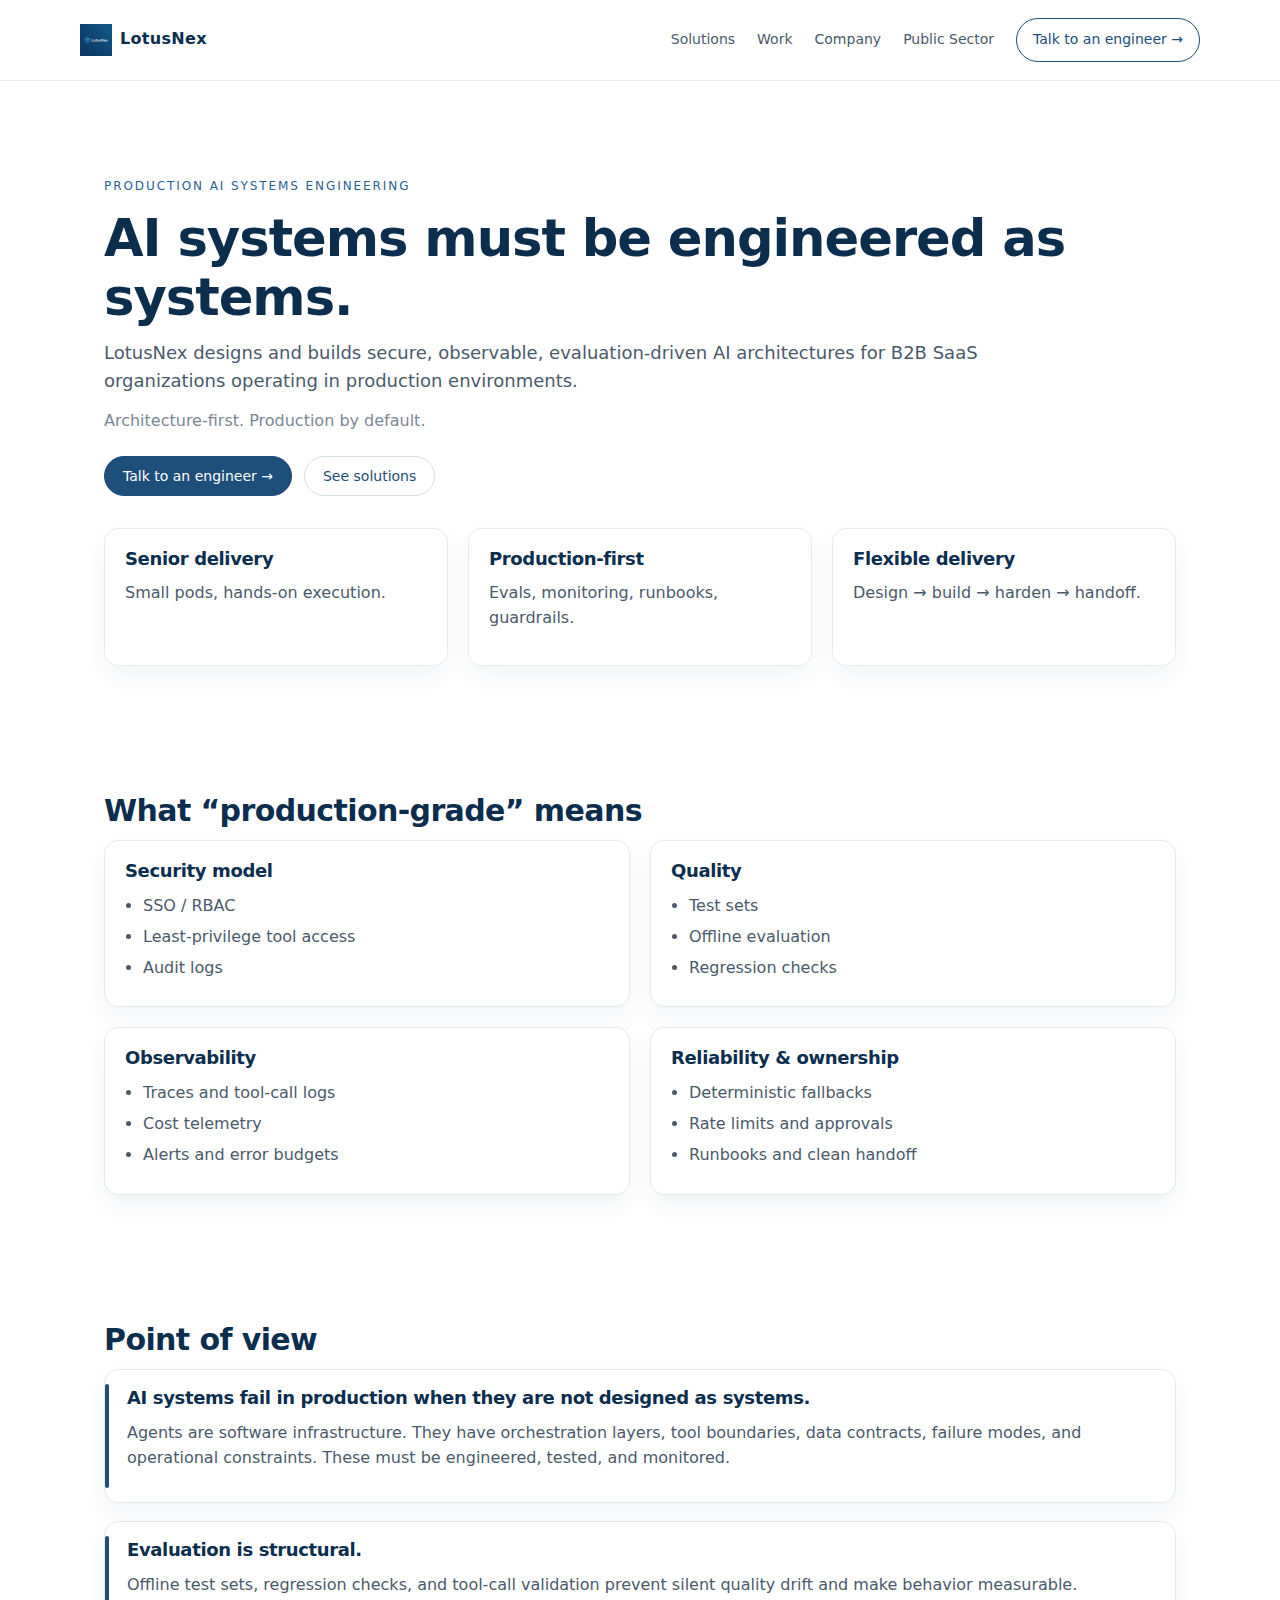
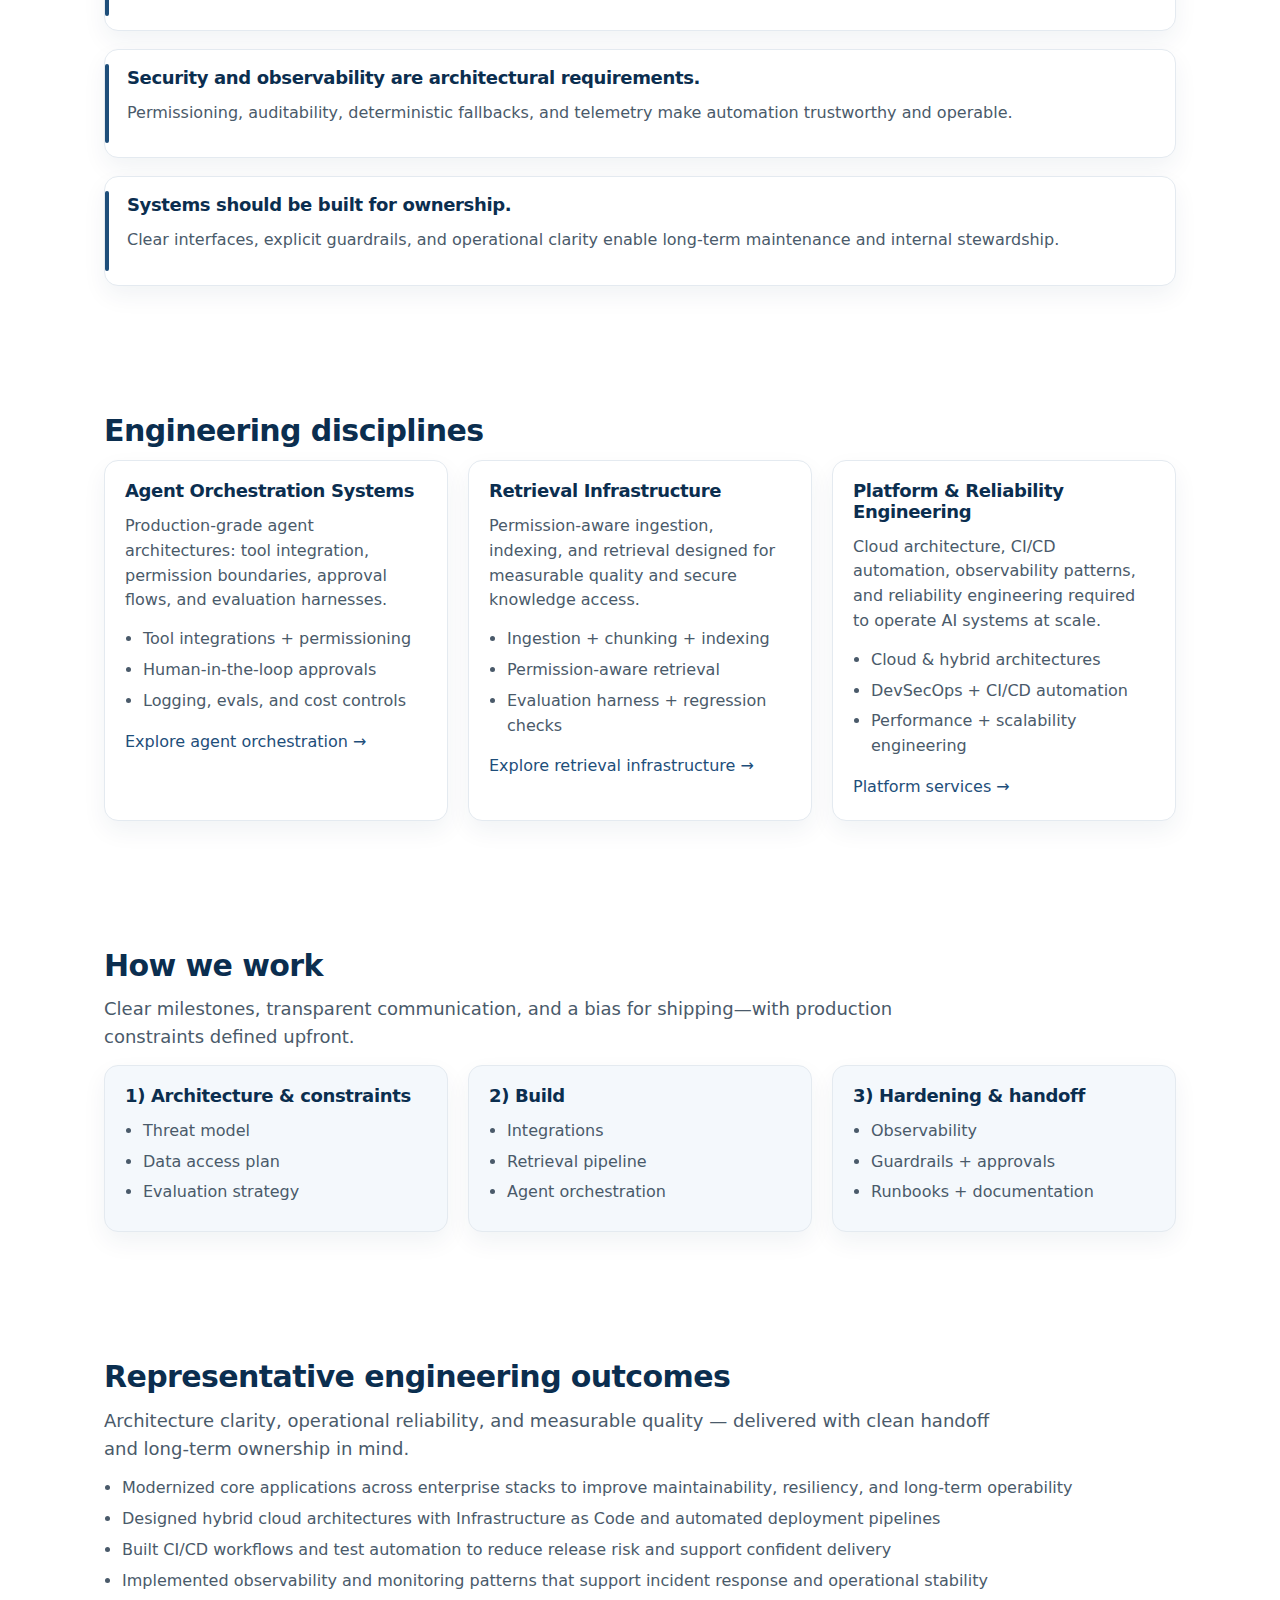
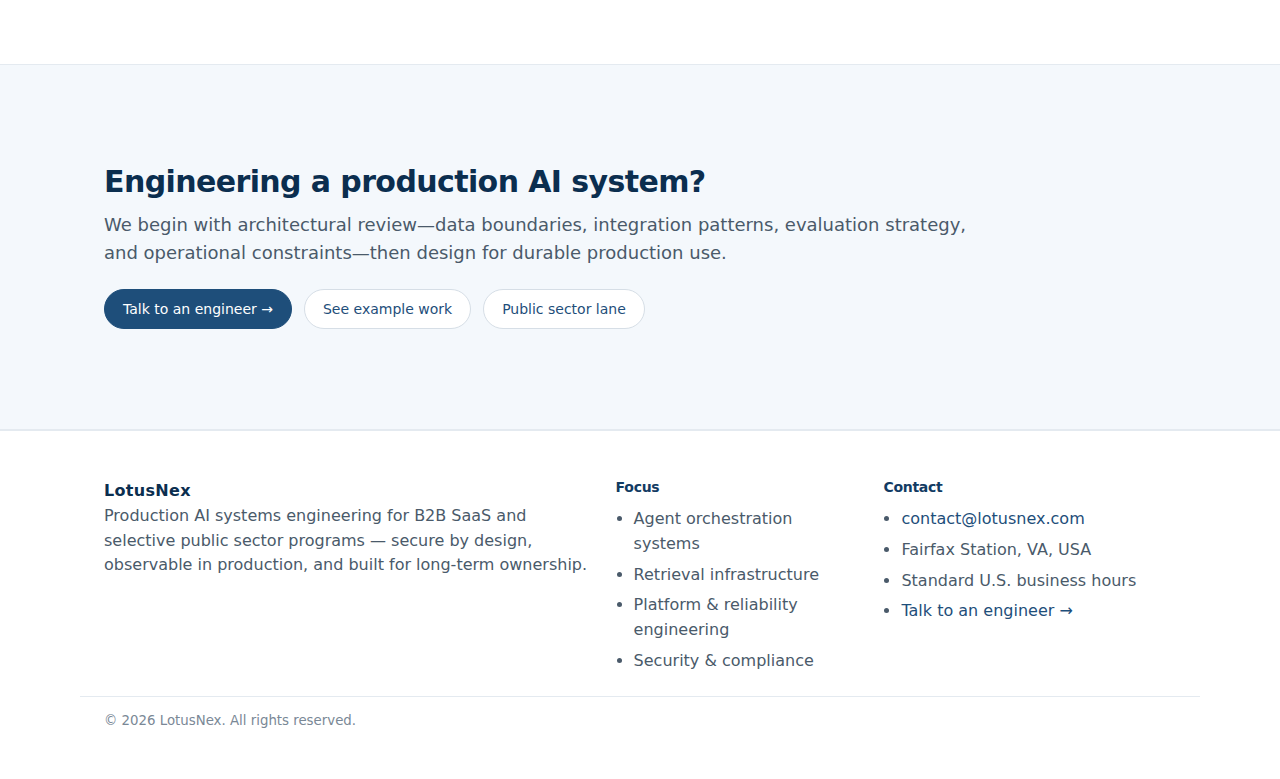
<file: index.html>
<!doctype html>
<html lang="en">
<head>
  <meta charset="utf-8" />
  <meta name="viewport" content="width=device-width,initial-scale=1" />
  <title>Home • LotusNex</title>
  <meta name="description" content="LotusNex designs and builds secure, observable, evaluation-driven AI architectures for B2B SaaS organizations operating in production environments." />
  <link rel="stylesheet" href="styles.css" />
</head>

<body>
  <header class="site-header">
    <div class="container header-inner">
      <a class="brand brand-logo" href="index.html">
        <img src="logo.png" alt="LotusNex logo" />
        <span>LotusNex</span>
      </a>

      <nav class="site-nav" aria-label="Primary">
        <a href="solutions.html">Solutions</a>
        <a href="work.html">Work</a>
        <a href="company.html">Company</a>
        <a href="public-sector.html">Public Sector</a>
        <a class="cta" href="contact.html">Talk to an engineer →</a>
      </nav>
    </div>
  </header>

  <main>
    <!-- HERO -->
    <section class="hero">
      <div class="container">
        <p class="eyebrow">Production AI systems engineering</p>
        <h1>AI systems must be engineered as systems.</h1>
        <p class="lede">
          LotusNex designs and builds secure, observable, evaluation-driven AI architectures for B2B SaaS organizations operating in production environments.
        </p>
        <p class="sublede">Architecture-first. Production by default.</p>

        <div class="hero-actions">
          <a class="button primary" href="contact.html">Talk to an engineer →</a>
          <a class="button" href="solutions.html">See solutions</a>
        </div>

        <div class="hero-grid">
          <div class="card">
            <h3>Senior delivery</h3>
            <p>Small pods, hands-on execution.</p>
          </div>
          <div class="card">
            <h3>Production-first</h3>
            <p>Evals, monitoring, runbooks, guardrails.</p>
          </div>
          <div class="card">
            <h3>Flexible delivery</h3>
            <p>Design → build → harden → handoff.</p>
          </div>
        </div>
      </div>
    </section>

    <!-- WHAT PRODUCTION-GRADE MEANS -->
    <section class="section">
      <div class="container">
        <h2>What “production-grade” means</h2>
        <div class="grid-2">
          <div class="list-block">
            <h3>Security model</h3>
            <ul>
              <li>SSO / RBAC</li>
              <li>Least-privilege tool access</li>
              <li>Audit logs</li>
            </ul>
          </div>
          <div class="list-block">
            <h3>Quality</h3>
            <ul>
              <li>Test sets</li>
              <li>Offline evaluation</li>
              <li>Regression checks</li>
            </ul>
          </div>
          <div class="list-block">
            <h3>Observability</h3>
            <ul>
              <li>Traces and tool-call logs</li>
              <li>Cost telemetry</li>
              <li>Alerts and error budgets</li>
            </ul>
          </div>
          <div class="list-block">
            <h3>Reliability & ownership</h3>
            <ul>
              <li>Deterministic fallbacks</li>
              <li>Rate limits and approvals</li>
              <li>Runbooks and clean handoff</li>
            </ul>
          </div>
        </div>
      </div>
    </section>

    <!-- POV -->
    <section class="section">
      <div class="container">
        <h2>Point of view</h2>

        <div class="stack">
          <div class="pov">
            <h3>AI systems fail in production when they are not designed as systems.</h3>
            <p>
              Agents are software infrastructure. They have orchestration layers, tool boundaries, data contracts, failure modes, and operational constraints.
              These must be engineered, tested, and monitored.
            </p>
          </div>

          <div class="pov">
            <h3>Evaluation is structural.</h3>
            <p>
              Offline test sets, regression checks, and tool-call validation prevent silent quality drift and make behavior measurable.
            </p>
          </div>

          <div class="pov">
            <h3>Security and observability are architectural requirements.</h3>
            <p>
              Permissioning, auditability, deterministic fallbacks, and telemetry make automation trustworthy and operable.
            </p>
          </div>

          <div class="pov">
            <h3>Systems should be built for ownership.</h3>
            <p>
              Clear interfaces, explicit guardrails, and operational clarity enable long-term maintenance and internal stewardship.
            </p>
          </div>
        </div>
      </div>
    </section>

    <!-- SOLUTIONS -->
    <section class="section">
      <div class="container">
        <h2>Engineering disciplines</h2>

        <div class="grid-3">
          <div class="card">
            <h3>Agent Orchestration Systems</h3>
            <p>
              Production-grade agent architectures: tool integration, permission boundaries, approval flows, and evaluation harnesses.
            </p>
            <ul>
              <li>Tool integrations + permissioning</li>
              <li>Human-in-the-loop approvals</li>
              <li>Logging, evals, and cost controls</li>
            </ul>
            <a href="solutions-agentic.html">Explore agent orchestration →</a>
          </div>

          <div class="card">
            <h3>Retrieval Infrastructure</h3>
            <p>
              Permission-aware ingestion, indexing, and retrieval designed for measurable quality and secure knowledge access.
            </p>
            <ul>
              <li>Ingestion + chunking + indexing</li>
              <li>Permission-aware retrieval</li>
              <li>Evaluation harness + regression checks</li>
            </ul>
            <a href="solutions-rag.html">Explore retrieval infrastructure →</a>
          </div>

          <div class="card">
            <h3>Platform & Reliability Engineering</h3>
            <p>
              Cloud architecture, CI/CD automation, observability patterns, and reliability engineering required to operate AI systems at scale.
            </p>
            <ul>
              <li>Cloud & hybrid architectures</li>
              <li>DevSecOps + CI/CD automation</li>
              <li>Performance + scalability engineering</li>
            </ul>
            <a href="solutions.html#platform">Platform services →</a>
          </div>
        </div>
      </div>
    </section>

    <!-- HOW WE WORK -->
    <section class="section">
      <div class="container">
        <h2>How we work</h2>
        <p class="lede">
          Clear milestones, transparent communication, and a bias for shipping—with production constraints defined upfront.
        </p>

        <div class="steps">
          <div class="step">
            <h3>1) Architecture & constraints</h3>
            <ul>
              <li>Threat model</li>
              <li>Data access plan</li>
              <li>Evaluation strategy</li>
            </ul>
          </div>

          <div class="step">
            <h3>2) Build</h3>
            <ul>
              <li>Integrations</li>
              <li>Retrieval pipeline</li>
              <li>Agent orchestration</li>
            </ul>
          </div>

          <div class="step">
            <h3>3) Hardening & handoff</h3>
            <ul>
              <li>Observability</li>
              <li>Guardrails + approvals</li>
              <li>Runbooks + documentation</li>
            </ul>
          </div>
        </div>
      </div>
    </section>

    <!-- OUTCOMES -->
    <section class="section">
      <div class="container">
        <h2>Representative engineering outcomes</h2>
        <p class="lede">
          Architecture clarity, operational reliability, and measurable quality — delivered with clean handoff and long-term ownership in mind.
        </p>
        <ul class="bullets">
          <li>Modernized core applications across enterprise stacks to improve maintainability, resiliency, and long-term operability</li>
          <li>Designed hybrid cloud architectures with Infrastructure as Code and automated deployment pipelines</li>
          <li>Built CI/CD workflows and test automation to reduce release risk and support confident delivery</li>
          <li>Implemented observability and monitoring patterns that support incident response and operational stability</li>
        </ul>
      </div>
    </section>

    <!-- CTA -->
    <section class="section cta-band">
      <div class="container">
        <h2>Engineering a production AI system?</h2>
        <p class="lede">
          We begin with architectural review—data boundaries, integration patterns, evaluation strategy, and operational constraints—then design for durable production use.
        </p>
        <div class="hero-actions">
          <a class="button primary" href="contact.html">Talk to an engineer →</a>
          <a class="button" href="work.html">See example work</a>
          <a class="button" href="public-sector.html">Public sector lane</a>
        </div>
      </div>
    </section>
  </main>

  <footer class="site-footer">
    <div class="container footer-inner">
      <div class="footer-col">
        <div class="brand">LotusNex</div>
        <p>
          Production AI systems engineering for B2B SaaS and selective public sector programs — secure by design, observable in production, and built for long-term ownership.
        </p>
      </div>

      <div class="footer-col">
        <h4>Focus</h4>
        <ul>
          <li>Agent orchestration systems</li>
          <li>Retrieval infrastructure</li>
          <li>Platform & reliability engineering</li>
          <li>Security & compliance</li>
        </ul>
      </div>

      <div class="footer-col">
        <h4>Contact</h4>
        <ul>
          <li><a href="mailto:contact@lotusnex.com">contact@lotusnex.com</a></li>
          <li>Fairfax Station, VA, USA</li>
          <li>Standard U.S. business hours</li>
          <li><a href="contact.html">Talk to an engineer →</a></li>
        </ul>
      </div>
    </div>

    <div class="container footer-bottom">
      <small>© 2026 LotusNex. All rights reserved.</small>
    </div>
  </footer>
</body>
</html>
</file>
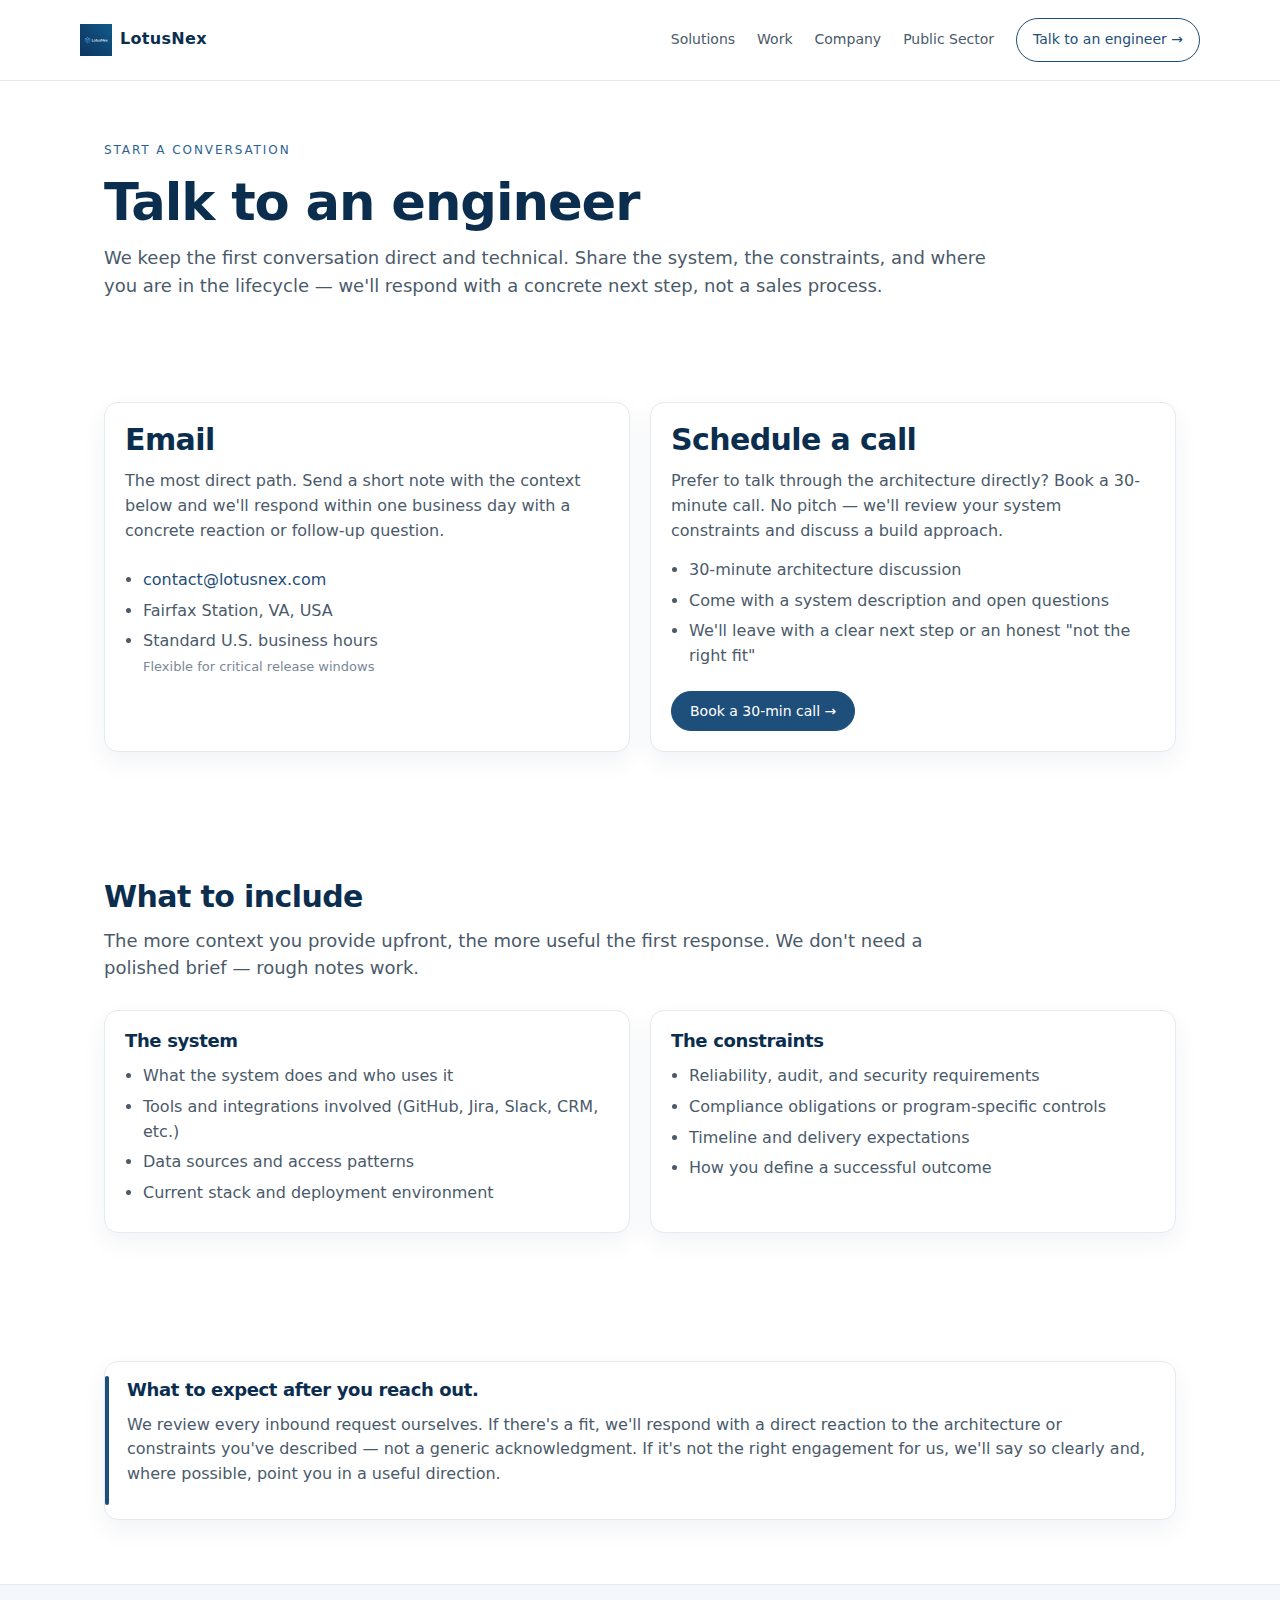
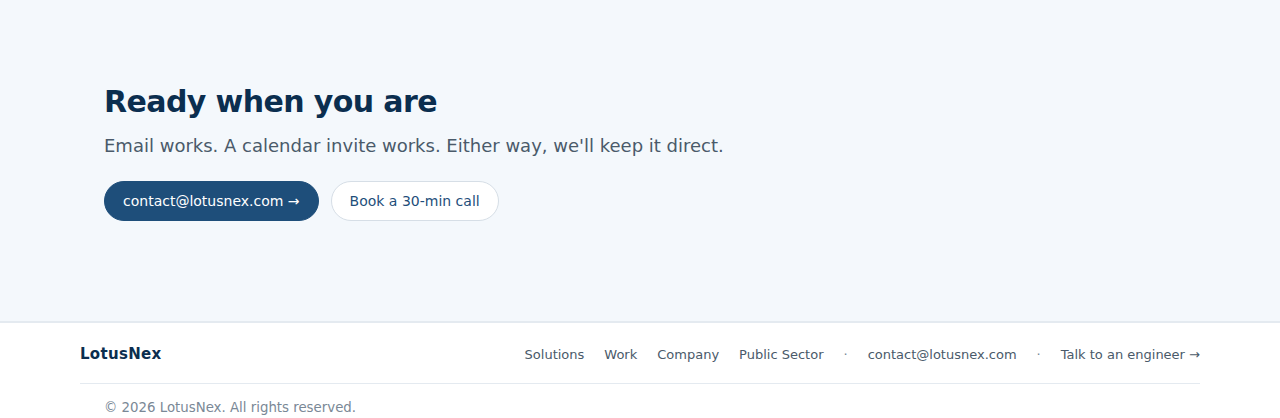
<file: contact.html>
<!doctype html>
<html lang="en">
<head>
  <meta charset="utf-8" />
  <meta name="viewport" content="width=device-width,initial-scale=1" />
  <title>Contact • LotusNex</title>
  <meta name="description" content="Talk to an engineer at LotusNex. Discuss your architecture, constraints, and where you are in the delivery lifecycle." />
  <link rel="stylesheet" href="styles.css" />
</head>
<body>
  <header class="site-header">
    <div class="container header-inner">
      <a class="brand brand-logo" href="index.html">
        <img src="logo.png" alt="LotusNex logo" />
        <span>LotusNex</span>
      </a>
      <nav class="site-nav" aria-label="Primary">
        <a href="solutions.html">Solutions</a>
        <a href="work.html">Work</a>
        <a href="company.html">Company</a>
        <a href="public-sector.html">Public Sector</a>
        <a class="active cta" href="contact.html">Talk to an engineer →</a>
      </nav>
    </div>
  </header>
  <main>
    <section class="hero hero-compact">
      <div class="container">
        <p class="eyebrow">Start a conversation</p>
        <h1>Talk to an engineer</h1>
        <p class="lede">
          We keep the first conversation direct and technical. Share the system, the constraints, and where you are in the lifecycle — we'll respond with a concrete next step, not a sales process.
        </p>
      </div>
    </section>
    <section class="section">
      <div class="container grid-2">
        <div class="card">
          <h2>Email</h2>
          <p>The most direct path. Send a short note with the context below and we'll respond within one business day with a concrete reaction or follow-up question.</p>
          <ul>
            <li><a href="mailto:contact@lotusnex.com">contact@lotusnex.com</a></li>
            <li>Fairfax Station, VA, USA</li>
            <li>Standard U.S. business hours<br><span style="font-size:13px;color:var(--text-faint);">Flexible for critical release windows</span></li>
          </ul>
        </div>
        <div class="card">
          <h2>Schedule a call</h2>
          <p>Prefer to talk through the architecture directly? Book a 30-minute call. No pitch — we'll review your system constraints and discuss a build approach.</p>
          <ul>
            <li>30-minute architecture discussion</li>
            <li>Come with a system description and open questions</li>
            <li>We'll leave with a clear next step or an honest "not the right fit"</li>
          </ul>
          <a class="button primary" href="https://calendar.app.google/YbWaPGo2vLwS1K396" target="_blank" rel="noopener" style="margin-top:16px;">
            Book a 30-min call →
          </a>
        </div>
      </div>
    </section>
    <section class="section">
      <div class="container">
        <h2>What to include</h2>
        <p class="lede" style="margin-bottom: 28px;">
          The more context you provide upfront, the more useful the first response. We don't need a polished brief — rough notes work.
        </p>
        <div class="grid-2">
          <div class="list-block">
            <h3>The system</h3>
            <ul>
              <li>What the system does and who uses it</li>
              <li>Tools and integrations involved (GitHub, Jira, Slack, CRM, etc.)</li>
              <li>Data sources and access patterns</li>
              <li>Current stack and deployment environment</li>
            </ul>
          </div>
          <div class="list-block">
            <h3>The constraints</h3>
            <ul>
              <li>Reliability, audit, and security requirements</li>
              <li>Compliance obligations or program-specific controls</li>
              <li>Timeline and delivery expectations</li>
              <li>How you define a successful outcome</li>
            </ul>
          </div>
        </div>
      </div>
    </section>
    <section class="section">
      <div class="container">
        <div class="pov" style="margin-bottom:0;">
          <h3>What to expect after you reach out.</h3>
          <p>
            We review every inbound request ourselves. If there's a fit, we'll respond with a direct reaction to the architecture or constraints you've described — not a generic acknowledgment. If it's not the right engagement for us, we'll say so clearly and, where possible, point you in a useful direction.
          </p>
        </div>
      </div>
    </section>
    <section class="section cta-band">
      <div class="container">
        <h2>Ready when you are</h2>
        <p class="lede">Email works. A calendar invite works. Either way, we'll keep it direct.</p>
        <div class="hero-actions">
          <a class="button primary" href="mailto:contact@lotusnex.com">contact@lotusnex.com →</a>
          <a class="button" href="https://calendar.app.google/YbWaPGo2vLwS1K396" target="_blank" rel="noopener">Book a 30-min call</a>
        </div>
      </div>
    </section>
  </main>
  <footer class="site-footer">
    <div class="container footer-slim">
      <div class="footer-brand">LotusNex</div>
      <div class="footer-links">
        <a href="solutions.html">Solutions</a>
        <a href="work.html">Work</a>
        <a href="company.html">Company</a>
        <a href="public-sector.html">Public Sector</a>
        <span>·</span>
        <a href="mailto:contact@lotusnex.com">contact@lotusnex.com</a>
        <span>·</span>
        <a href="contact.html">Talk to an engineer →</a>
      </div>
    </div>
    <div class="container footer-bottom">
      <small>© 2026 LotusNex. All rights reserved.</small>
    </div>
  </footer>
</body>
</html>
</file>
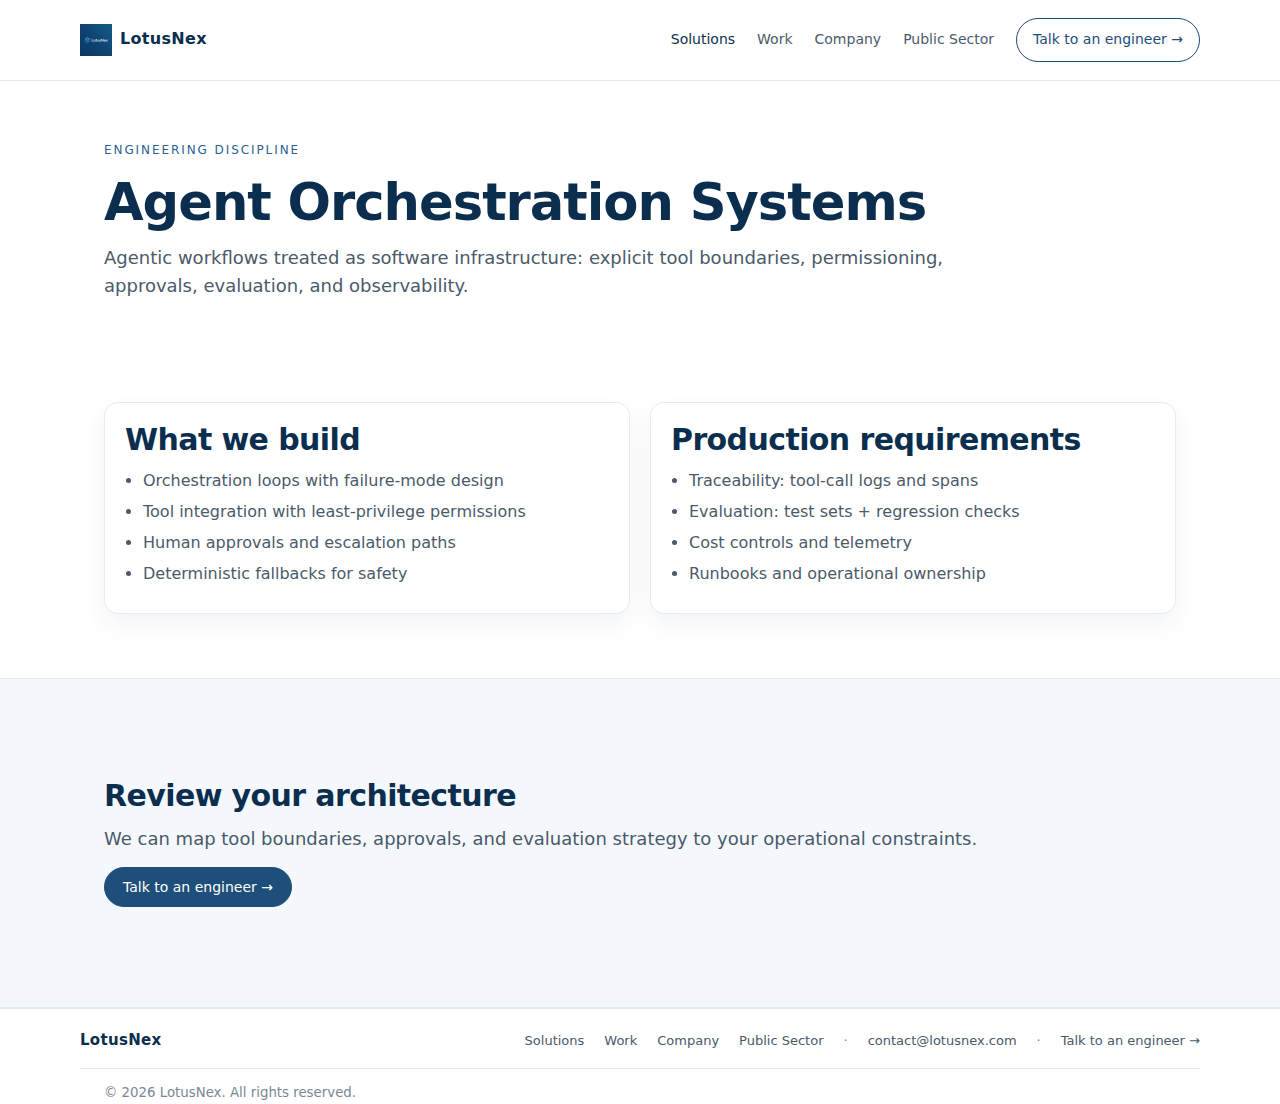
<file: solutions-agentic.html>
<!doctype html>
<html lang="en">
<head>
  <meta charset="utf-8" />
  <meta name="viewport" content="width=device-width,initial-scale=1" />
  <title>Agent Orchestration Systems • LotusNex</title>
  <meta name="description" content="Production-grade agent architectures: tool boundaries, permissioning, approvals, evaluation harnesses, and operability." />
  <link rel="stylesheet" href="styles.css" />
</head>

<body>
  <header class="site-header">
    <div class="container header-inner">
      <a class="brand brand-logo" href="index.html">
        <img src="logo.png" alt="LotusNex logo" />
        <span>LotusNex</span>
      </a>
      <nav class="site-nav" aria-label="Primary">
        <a class="active" href="solutions.html">Solutions</a>
        <a href="work.html">Work</a>
        <a href="company.html">Company</a>
        <a href="public-sector.html">Public Sector</a>
        <a class="cta" href="contact.html">Talk to an engineer →</a>
      </nav>
    </div>
  </header>

  <main>
    <section class="hero hero-compact">
      <div class="container">
        <p class="eyebrow">Engineering discipline</p>
        <h1>Agent Orchestration Systems</h1>
        <p class="lede">
          Agentic workflows treated as software infrastructure: explicit tool boundaries, permissioning, approvals, evaluation, and observability.
        </p>
      </div>
    </section>

    <section class="section">
      <div class="container grid-2">
        <div class="card">
          <h2>What we build</h2>
          <ul>
            <li>Orchestration loops with failure-mode design</li>
            <li>Tool integration with least-privilege permissions</li>
            <li>Human approvals and escalation paths</li>
            <li>Deterministic fallbacks for safety</li>
          </ul>
        </div>

        <div class="card">
          <h2>Production requirements</h2>
          <ul>
            <li>Traceability: tool-call logs and spans</li>
            <li>Evaluation: test sets + regression checks</li>
            <li>Cost controls and telemetry</li>
            <li>Runbooks and operational ownership</li>
          </ul>
        </div>
      </div>
    </section>

    <section class="section cta-band">
      <div class="container">
        <h2>Review your architecture</h2>
        <p class="lede">We can map tool boundaries, approvals, and evaluation strategy to your operational constraints.</p>
        <a class="button primary" href="contact.html">Talk to an engineer →</a>
      </div>
    </section>
  </main>

  <footer class="site-footer">
    <div class="container footer-slim">
      <div class="footer-brand">LotusNex</div>
      <div class="footer-links">
        <a href="solutions.html">Solutions</a>
        <a href="work.html">Work</a>
        <a href="company.html">Company</a>
        <a href="public-sector.html">Public Sector</a>
        <span>·</span>
        <a href="mailto:contact@lotusnex.com">contact@lotusnex.com</a>
        <span>·</span>
        <a href="contact.html">Talk to an engineer →</a>
      </div>
    </div>
    <div class="container footer-bottom">
      <small>© 2026 LotusNex. All rights reserved.</small>
    </div>
  </footer>
</body>
</html>
</file>
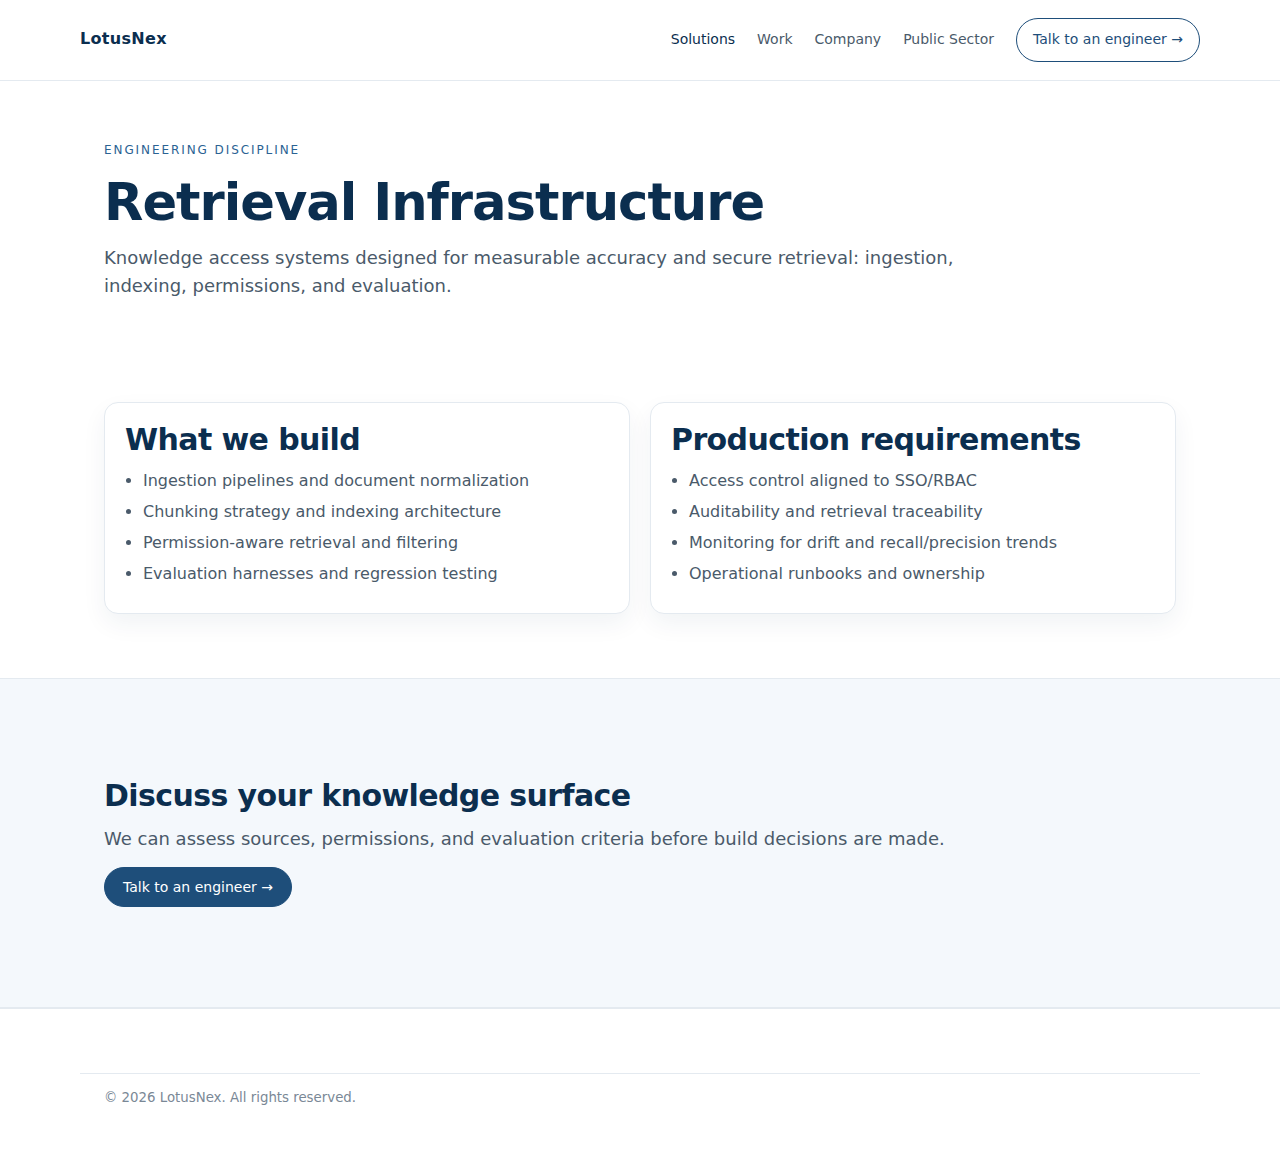
<file: solutions-rag.html>
<!doctype html>
<html lang="en">
<head>
  <meta charset="utf-8" />
  <meta name="viewport" content="width=device-width,initial-scale=1" />
  <title>Retrieval Infrastructure • LotusNex</title>
  <meta name="description" content="Permission-aware ingestion, indexing, retrieval, and evaluation-driven quality for knowledge systems." />
  <link rel="stylesheet" href="styles.css" />
</head>

<body>
  <header class="site-header">
    <div class="container header-inner">
      <a class="brand" href="index.html">LotusNex</a>
      <nav class="site-nav" aria-label="Primary">
        <a class="active" href="solutions.html">Solutions</a>
        <a href="work.html">Work</a>
        <a href="company.html">Company</a>
        <a href="public-sector.html">Public Sector</a>
        <a class="cta" href="contact.html">Talk to an engineer →</a>
      </nav>
    </div>
  </header>

  <main>
    <section class="hero hero-compact">
      <div class="container">
        <p class="eyebrow">Engineering discipline</p>
        <h1>Retrieval Infrastructure</h1>
        <p class="lede">
          Knowledge access systems designed for measurable accuracy and secure retrieval: ingestion, indexing, permissions, and evaluation.
        </p>
      </div>
    </section>

    <section class="section">
      <div class="container grid-2">
        <div class="card">
          <h2>What we build</h2>
          <ul>
            <li>Ingestion pipelines and document normalization</li>
            <li>Chunking strategy and indexing architecture</li>
            <li>Permission-aware retrieval and filtering</li>
            <li>Evaluation harnesses and regression testing</li>
          </ul>
        </div>

        <div class="card">
          <h2>Production requirements</h2>
          <ul>
            <li>Access control aligned to SSO/RBAC</li>
            <li>Auditability and retrieval traceability</li>
            <li>Monitoring for drift and recall/precision trends</li>
            <li>Operational runbooks and ownership</li>
          </ul>
        </div>
      </div>
    </section>

    <section class="section cta-band">
      <div class="container">
        <h2>Discuss your knowledge surface</h2>
        <p class="lede">We can assess sources, permissions, and evaluation criteria before build decisions are made.</p>
        <a class="button primary" href="contact.html">Talk to an engineer →</a>
      </div>
    </section>
  </main>

  <footer class="site-footer">
    <div class="container footer-bottom">
      <small>© 2026 LotusNex. All rights reserved.</small>
    </div>
  </footer>
</body>
</html>
</file>
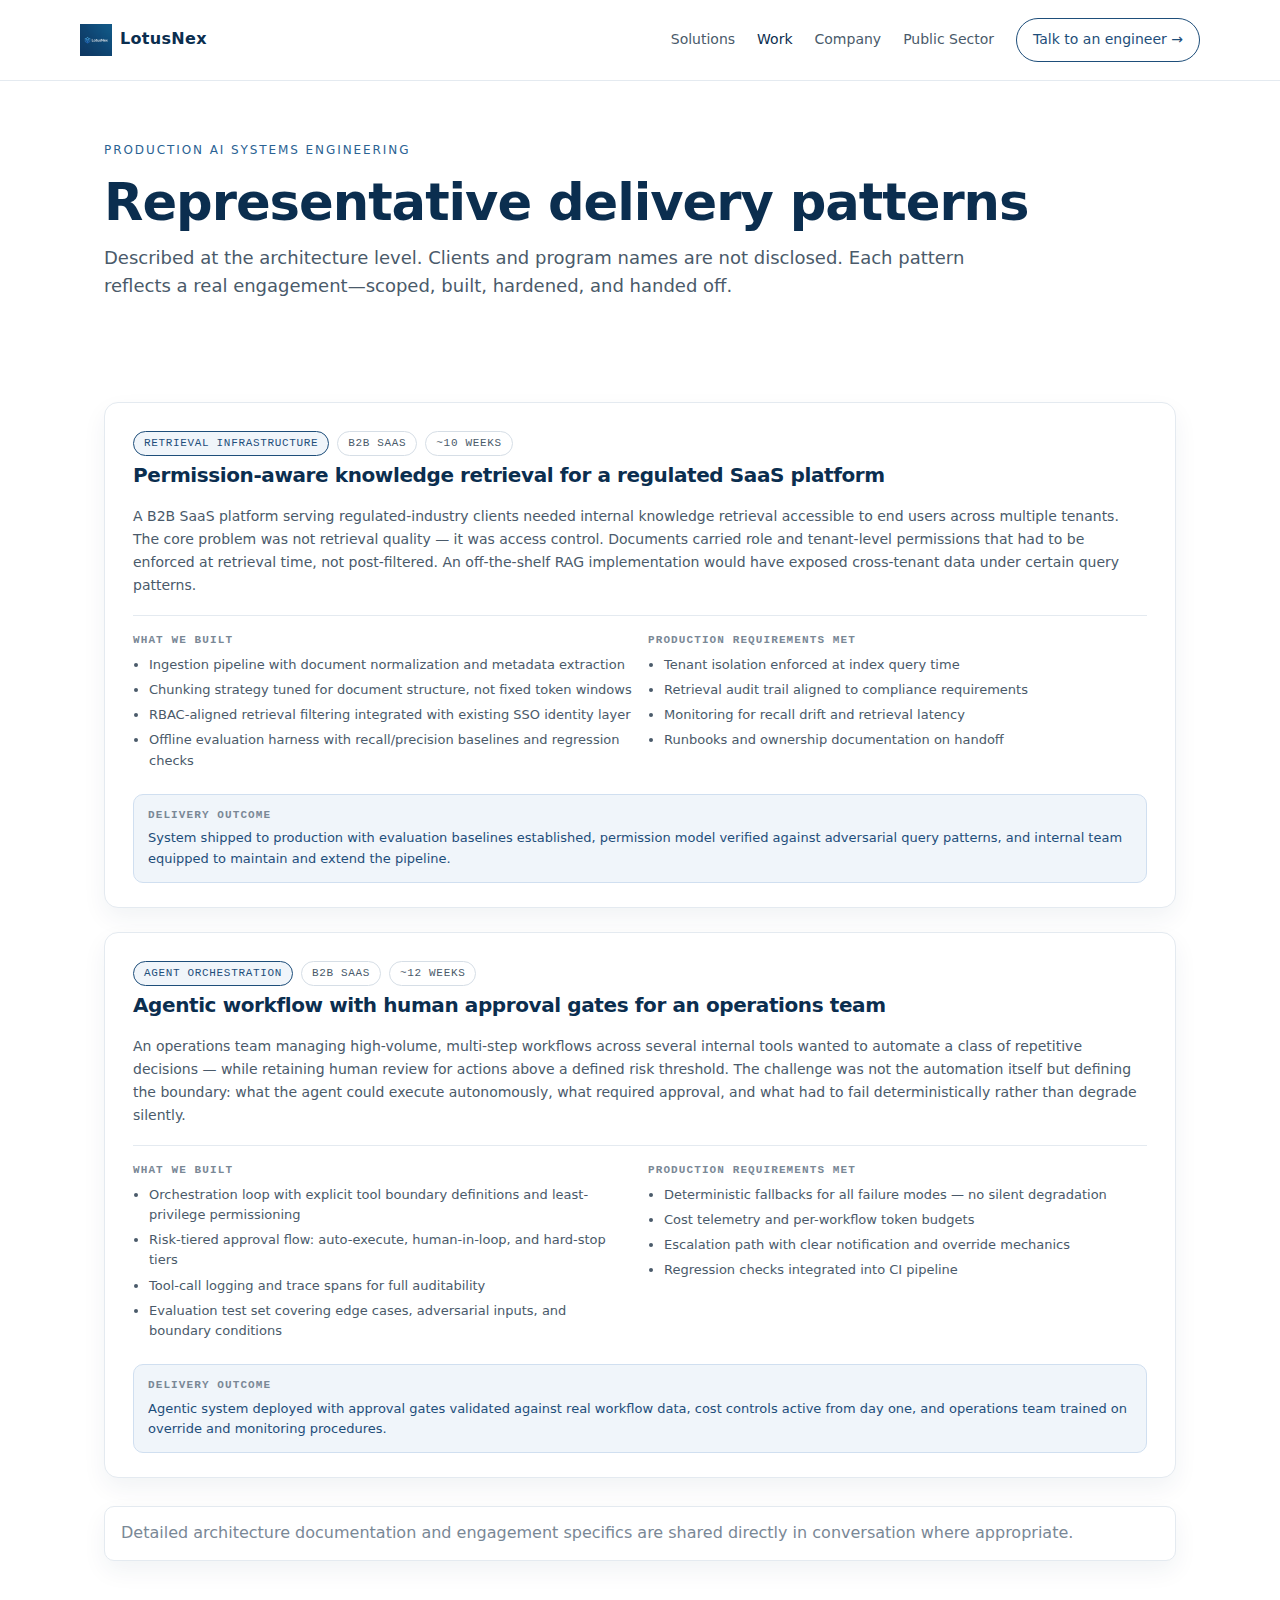
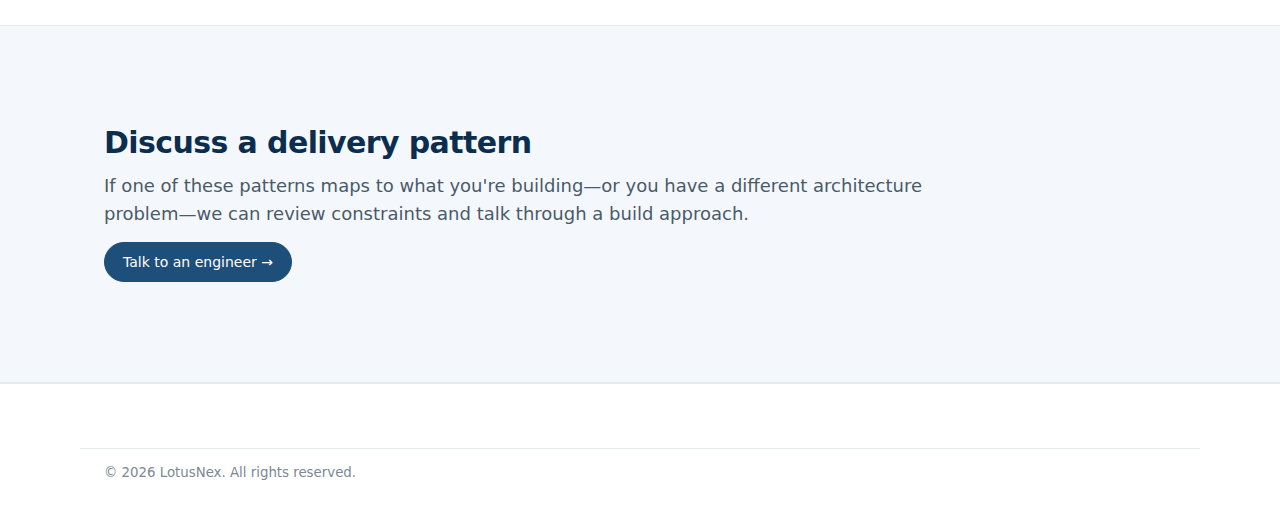
<file: work.html>
<!doctype html>
<html lang="en">
<head>
  <meta charset="utf-8" />
  <meta name="viewport" content="width=device-width,initial-scale=1" />
  <title>Work • LotusNex</title>
  <meta name="description" content="Representative engineering patterns in production AI systems, retrieval infrastructure, platform modernization, and DevSecOps delivery." />
  <link rel="stylesheet" href="styles.css" />
  <style>
    /* Vignette card — extends base .card with structured metadata layout */
    .vignette {
      background: var(--panel-bg);
      border: 1px solid var(--border-light);
      border-radius: var(--radius);
      padding: 28px 28px 24px;
      box-shadow: var(--panel-shadow);
      display: flex;
      flex-direction: column;
      gap: 18px;
    }

    .vignette-header {
      display: flex;
      flex-direction: column;
      gap: 8px;
    }

    .vignette-tags {
      display: flex;
      gap: 8px;
      flex-wrap: wrap;
    }

    .vtag {
      font-size: 11px;
      font-family: ui-monospace, "Cascadia Code", "Source Code Pro", monospace;
      letter-spacing: 0.06em;
      text-transform: uppercase;
      padding: 3px 10px;
      border-radius: 999px;
      border: 1px solid var(--border-medium);
      color: var(--text-muted);
      background: #ffffff;
      white-space: nowrap;
    }

    .vtag.discipline {
      border-color: var(--navy-700);
      color: var(--navy-700);
      background: #F0F5FA;
    }

    .vignette h2 {
      font-size: 20px;
      margin: 0;
    }

    .vignette-context {
      font-size: 14px;
      color: var(--text-muted);
      line-height: 1.65;
      margin: 0;
    }

    .vignette-divider {
      border: none;
      border-top: 1px solid var(--border-light);
      margin: 0;
    }

    .vignette-details {
      display: grid;
      grid-template-columns: 1fr 1fr;
      gap: 16px;
    }

    .vignette-detail-block h4 {
      font-size: 11px;
      font-family: ui-monospace, "Cascadia Code", "Source Code Pro", monospace;
      letter-spacing: 0.1em;
      text-transform: uppercase;
      color: var(--text-faint);
      margin-bottom: 8px;
    }

    .vignette-detail-block ul {
      margin: 0;
      padding: 0 0 0 16px;
    }

    .vignette-detail-block li {
      font-size: 13px;
      margin: 5px 0;
      color: var(--text-muted);
    }

    .vignette-grid {
      display: grid;
      grid-template-columns: 1fr;
      gap: 24px;
    }

    .vignette-outcome {
      font-size: 13px;
      color: var(--navy-700);
      background: #F0F5FA;
      border: 1px solid #D0DFF0;
      border-radius: var(--radius-sm);
      padding: 12px 14px;
      line-height: 1.6;
    }

    .vignette-outcome strong {
      display: block;
      font-size: 11px;
      font-family: ui-monospace, "Cascadia Code", "Source Code Pro", monospace;
      letter-spacing: 0.1em;
      text-transform: uppercase;
      color: var(--text-faint);
      margin-bottom: 4px;
    }

    @media (max-width: 640px) {
      .vignette-details {
        grid-template-columns: 1fr;
      }
    }
  </style>
</head>

<body>
  <header class="site-header">
    <div class="container header-inner">
      <a class="brand brand-logo" href="index.html">
        <img src="logo.png" alt="LotusNex logo" />
        <span>LotusNex</span>
      </a>
      <nav class="site-nav" aria-label="Primary">
        <a href="solutions.html">Solutions</a>
        <a class="active" href="work.html">Work</a>
        <a href="company.html">Company</a>
        <a href="public-sector.html">Public Sector</a>
        <a class="cta" href="contact.html">Talk to an engineer →</a>
      </nav>
    </div>
  </header>

  <main>

    <section class="hero hero-compact">
      <div class="container">
        <p class="eyebrow">Production AI systems engineering</p>
        <h1>Representative delivery patterns</h1>
        <p class="lede">
          Described at the architecture level. Clients and program names are not disclosed. Each pattern reflects a real engagement—scoped, built, hardened, and handed off.
        </p>
      </div>
    </section>

    <section class="section">
      <div class="container vignette-grid">

        <!-- VIGNETTE 1: Permissioned RAG -->
        <div class="vignette">
          <div class="vignette-header">
            <div class="vignette-tags">
              <span class="vtag discipline">Retrieval Infrastructure</span>
              <span class="vtag">B2B SaaS</span>
              <span class="vtag">~10 weeks</span>
            </div>
            <h2>Permission-aware knowledge retrieval for a regulated SaaS platform</h2>
          </div>

          <p class="vignette-context">
            A B2B SaaS platform serving regulated-industry clients needed internal knowledge retrieval accessible to end users across multiple tenants. The core problem was not retrieval quality — it was access control. Documents carried role and tenant-level permissions that had to be enforced at retrieval time, not post-filtered. An off-the-shelf RAG implementation would have exposed cross-tenant data under certain query patterns.
          </p>

          <hr class="vignette-divider" />

          <div class="vignette-details">
            <div class="vignette-detail-block">
              <h4>What we built</h4>
              <ul>
                <li>Ingestion pipeline with document normalization and metadata extraction</li>
                <li>Chunking strategy tuned for document structure, not fixed token windows</li>
                <li>RBAC-aligned retrieval filtering integrated with existing SSO identity layer</li>
                <li>Offline evaluation harness with recall/precision baselines and regression checks</li>
              </ul>
            </div>
            <div class="vignette-detail-block">
              <h4>Production requirements met</h4>
              <ul>
                <li>Tenant isolation enforced at index query time</li>
                <li>Retrieval audit trail aligned to compliance requirements</li>
                <li>Monitoring for recall drift and retrieval latency</li>
                <li>Runbooks and ownership documentation on handoff</li>
              </ul>
            </div>
          </div>

          <div class="vignette-outcome">
            <strong>Delivery outcome</strong>
            System shipped to production with evaluation baselines established, permission model verified against adversarial query patterns, and internal team equipped to maintain and extend the pipeline.
          </div>
        </div>

        <!-- VIGNETTE 2: Agentic workflow -->
        <div class="vignette">
          <div class="vignette-header">
            <div class="vignette-tags">
              <span class="vtag discipline">Agent Orchestration</span>
              <span class="vtag">B2B SaaS</span>
              <span class="vtag">~12 weeks</span>
            </div>
            <h2>Agentic workflow with human approval gates for an operations team</h2>
          </div>

          <p class="vignette-context">
            An operations team managing high-volume, multi-step workflows across several internal tools wanted to automate a class of repetitive decisions — while retaining human review for actions above a defined risk threshold. The challenge was not the automation itself but defining the boundary: what the agent could execute autonomously, what required approval, and what had to fail deterministically rather than degrade silently.
          </p>

          <hr class="vignette-divider" />

          <div class="vignette-details">
            <div class="vignette-detail-block">
              <h4>What we built</h4>
              <ul>
                <li>Orchestration loop with explicit tool boundary definitions and least-privilege permissioning</li>
                <li>Risk-tiered approval flow: auto-execute, human-in-loop, and hard-stop tiers</li>
                <li>Tool-call logging and trace spans for full auditability</li>
                <li>Evaluation test set covering edge cases, adversarial inputs, and boundary conditions</li>
              </ul>
            </div>
            <div class="vignette-detail-block">
              <h4>Production requirements met</h4>
              <ul>
                <li>Deterministic fallbacks for all failure modes — no silent degradation</li>
                <li>Cost telemetry and per-workflow token budgets</li>
                <li>Escalation path with clear notification and override mechanics</li>
                <li>Regression checks integrated into CI pipeline</li>
              </ul>
            </div>
          </div>

          <div class="vignette-outcome">
            <strong>Delivery outcome</strong>
            Agentic system deployed with approval gates validated against real workflow data, cost controls active from day one, and operations team trained on override and monitoring procedures.
          </div>
        </div>


      </div>

      <div class="container">
        <div class="note" style="margin-top: 28px;">
          <p>Detailed architecture documentation and engagement specifics are shared directly in conversation where appropriate.</p>
        </div>
      </div>
    </section>

    <section class="section cta-band">
      <div class="container">
        <h2>Discuss a delivery pattern</h2>
        <p class="lede">If one of these patterns maps to what you're building—or you have a different architecture problem—we can review constraints and talk through a build approach.</p>
        <a class="button primary" href="contact.html">Talk to an engineer →</a>
      </div>
    </section>

  </main>

  <footer class="site-footer">
    <div class="container footer-bottom">
      <small>© 2026 LotusNex. All rights reserved.</small>
    </div>
  </footer>
</body>
</html>
</file>
<file: styles.css>
/* styles.css — LotusNex
   Elite + Understated (White background + Deep Navy theme)
   Layout preserved; restores section boxes; adds header logo support (+ optional hover opacity).
*/

:root{
  /* Brand Palette */
  --navy-900: #0B2E4F;
  --navy-800: #123B63;
  --navy-700: #1E4E7A;
  --navy-600: #2A6293;
  --navy-500: #356D99;

  --blue-soft: #F4F8FC;

  --text-dark: #0F1720;
  --text-muted: #4A5A6A;
  --text-faint: #7A8896;

  --border-light: #E4EAF0;
  --border-medium: #D6DEE6;

  --radius: 14px;
  --radius-sm: 10px;

  --max: 1120px;
  --pad: 24px;
  --pad-lg: 64px;
  --pad-xl: 96px;

  /* Subtle panel feel */
  --panel-bg: #FFFFFF;
  --panel-shadow: 0 10px 24px rgba(11,46,79,0.06);
}

/* Base */
*{ box-sizing: border-box; }

html, body{ height: 100%; }

body{
  margin: 0;
  background: #ffffff;
  color: var(--text-dark);
  font-family: ui-sans-serif, system-ui, -apple-system, Segoe UI, Roboto, Helvetica, Arial;
  line-height: 1.55;
  -webkit-font-smoothing: antialiased;
  text-rendering: optimizeLegibility;
}

h1,h2,h3,h4{
  margin: 0 0 12px 0;
  line-height: 1.15;
  letter-spacing: -0.02em;
  color: var(--navy-900);
}

h1{ font-size: clamp(34px, 4vw, 52px); font-weight: 650; }
h2{ font-size: clamp(22px, 2.4vw, 30px); font-weight: 600; }
h3{ font-size: 18px; font-weight: 600; }
h4{ font-size: 14px; font-weight: 600; color: var(--navy-800); }

p{
  margin: 0 0 14px 0;
  color: var(--text-muted);
}

small{ color: var(--text-faint); }

a{
  color: var(--navy-700);
  text-decoration: none;
}
a:hover{ color: var(--navy-900); }
a:focus{
  outline: 2px solid rgba(30,78,122,0.25);
  outline-offset: 3px;
  border-radius: 10px;
}

/* Layout */
.container{
  max-width: var(--max);
  margin: 0 auto;
  padding: 0 var(--pad);
}

.section{
  padding: var(--pad-lg) 0;
}

/* Header */
.site-header{
  background: #ffffff;
  border-bottom: 1px solid var(--border-light);
  position: sticky;
  top: 0;
  z-index: 100;
}

.header-inner{
  display: flex;
  align-items: center;
  justify-content: space-between;
  padding: 18px 0;
  gap: 16px;
}

.brand{
  font-weight: 700;
  color: var(--navy-900);
  letter-spacing: 0.02em;
}

/* ✅ Brand logo (logo.png) */
.brand-logo{
  display: inline-flex;
  align-items: center;
  gap: 8px; /* space between icon and wordmark */
}

.brand-logo img{
  height: 32px; /* restrained, elite scale */
  width: auto;
  display: block;

  /* Optional: subtle hover/scroll polish */
  opacity: 0.95;
}

.brand-logo:hover img{
  opacity: 1;
}

.brand-logo span{
  font-weight: 700;
  letter-spacing: 0.02em;
  color: var(--navy-900);
}

.site-nav{
  display: flex;
  gap: 22px;
  align-items: center;
  flex-wrap: wrap;
}

.site-nav a{
  font-size: 14px;
  color: var(--text-muted);
}

.site-nav a:hover,
.site-nav a.active{
  color: var(--navy-900);
}

.site-nav a.cta{
  padding: 10px 16px;
  border-radius: 999px;
  border: 1px solid var(--navy-700);
  color: var(--navy-700);
  background: #ffffff;
}

.site-nav a.cta:hover{
  background: var(--navy-700);
  color: #ffffff;
}

/* Hero */
.hero{
  padding: var(--pad-xl) 0 var(--pad-lg) 0;
}

.hero-compact{
  padding: 60px 0 24px 0;
}

.eyebrow{
  font-size: 12px;
  letter-spacing: 0.16em;
  text-transform: uppercase;
  color: var(--navy-600);
  margin-bottom: 14px;
}

.lede{
  font-size: 18px;
  max-width: 78ch;
  color: var(--text-muted);
}

.sublede{
  margin-top: 8px;
  color: var(--text-faint);
}

/* Buttons */
.button{
  display: inline-flex;
  align-items: center;
  justify-content: center;
  gap: 10px;
  padding: 12px 18px;
  border-radius: 999px;
  border: 1px solid var(--border-medium);
  background: #ffffff;
  color: var(--navy-700);
  font-size: 14px;
  line-height: 1;
  white-space: nowrap;
}

.button:hover{
  border-color: var(--navy-700);
  color: var(--navy-900);
}

.button.primary{
  background: var(--navy-700);
  border-color: var(--navy-700);
  color: #ffffff;
}

.button.primary:hover{
  background: var(--navy-900);
  border-color: var(--navy-900);
}

.hero-actions{
  display: flex;
  gap: 12px;
  flex-wrap: wrap;
  margin-top: 22px;
}

/* Cards + Panel Boxes */
.card{
  background: var(--panel-bg);
  border: 1px solid var(--border-light);
  border-radius: var(--radius);
  padding: 20px;
  box-shadow: var(--panel-shadow);
}

.card p{ color: var(--text-muted); }

.card a{
  margin-top: 10px;
  display: inline-block;
  font-weight: 500;
}

/* ✅ Restored: index.html uses list-block for “production-grade means” */
.list-block{
  background: var(--panel-bg);
  border: 1px solid var(--border-light);
  border-radius: var(--radius);
  padding: 20px;
  box-shadow: var(--panel-shadow);
}

.list-block h3{
  margin-bottom: 10px;
}

/* Grids */
.grid-2{
  display: grid;
  grid-template-columns: repeat(2, minmax(0,1fr));
  gap: 20px;
}

.grid-3{
  display: grid;
  grid-template-columns: repeat(3, minmax(0,1fr));
  gap: 20px;
}

.hero-grid{
  display: grid;
  grid-template-columns: repeat(3, minmax(0,1fr));
  gap: 20px;
  margin-top: 32px;
}

/* Lists */
ul{
  margin: 12px 0 0 18px;
  padding: 0;
  color: var(--text-muted);
}

li{
  margin: 6px 0;
  color: var(--text-muted);
}

/* Steps */
.steps{
  display: grid;
  grid-template-columns: repeat(3, minmax(0,1fr));
  gap: 20px;
}

.step{
  background: var(--blue-soft);
  border: 1px solid var(--border-light);
  border-radius: var(--radius);
  padding: 20px;
  box-shadow: var(--panel-shadow);
}

/* ✅ Restored: POV entries as boxed panels (not flat) */
.stack > * + *{
  margin-top: 18px;
}

.pov{
  background: var(--panel-bg);
  border: 1px solid var(--border-light);
  border-radius: var(--radius);
  padding: 18px 20px 18px 22px;
  box-shadow: var(--panel-shadow);
  position: relative;
}

.pov:before{
  content: "";
  position: absolute;
  left: 0;
  top: 14px;
  bottom: 14px;
  width: 4px;
  border-radius: 4px;
  background: var(--navy-700);
}

/* CTA band */
.cta-band{
  background: var(--blue-soft);
  border-top: 1px solid var(--border-light);
  border-bottom: 1px solid var(--border-light);
}

.cta-band .container{
  padding-top: 36px;
  padding-bottom: 36px;
}

.cta-band .container > h2,
.cta-band .container > p{
  max-width: 78ch;
}

/* Utility blocks */
.note{
  margin-top: 18px;
  padding: 14px 16px;
  border: 1px solid var(--border-light);
  border-radius: var(--radius-sm);
  background: #ffffff;
  box-shadow: var(--panel-shadow);
}
.note p{ margin: 0; color: var(--text-faint); }

/* Footer */
.site-footer{
  border-top: 1px solid var(--border-light);
  padding: 48px 0;
  background: #ffffff;
}

/* Tighter padding when footer contains slim layout */
.site-footer:has(.footer-slim) {
  padding: 0;
}

.footer-inner{
  display: grid;
  grid-template-columns: 2fr 1fr 1.2fr;
  gap: 24px;
}

/* Slim footer for inner pages */
.footer-slim {
  display: flex;
  align-items: center;
  justify-content: space-between;
  gap: 24px;
  flex-wrap: wrap;
  padding: 20px 0 0;
}

.footer-slim .footer-brand {
  font-weight: 700;
  color: var(--navy-900);
  letter-spacing: 0.02em;
  font-size: 15px;
}

.footer-slim .footer-links {
  display: flex;
  gap: 20px;
  align-items: center;
  flex-wrap: wrap;
}

.footer-slim .footer-links a {
  font-size: 13px;
  color: var(--text-muted);
}

.footer-slim .footer-links a:hover {
  color: var(--navy-900);
}

.footer-slim .footer-links span {
  font-size: 13px;
  color: var(--text-faint);
}

.footer-bottom{
  margin-top: 16px;
  padding-top: 14px;
  border-top: 1px solid var(--border-light);
  display: flex;
  justify-content: space-between;
  align-items: center;
  gap: 12px;
}

.footer-col h4{
  color: var(--navy-800);
  font-size: 14px;
  margin-bottom: 8px;
}

/* Responsive */
@media (max-width: 980px){
  .grid-3,
  .steps,
  .hero-grid{
    grid-template-columns: 1fr;
  }
  .footer-inner{
    grid-template-columns: 1fr;
  }
}

@media (max-width: 640px){
  .header-inner{
    flex-direction: column;
    align-items: flex-start;
    gap: 14px;
  }
  .site-nav{ gap: 12px; }
  .hero-actions{ width: 100%; }
  .button{ width: 100%; }
}
</file>
